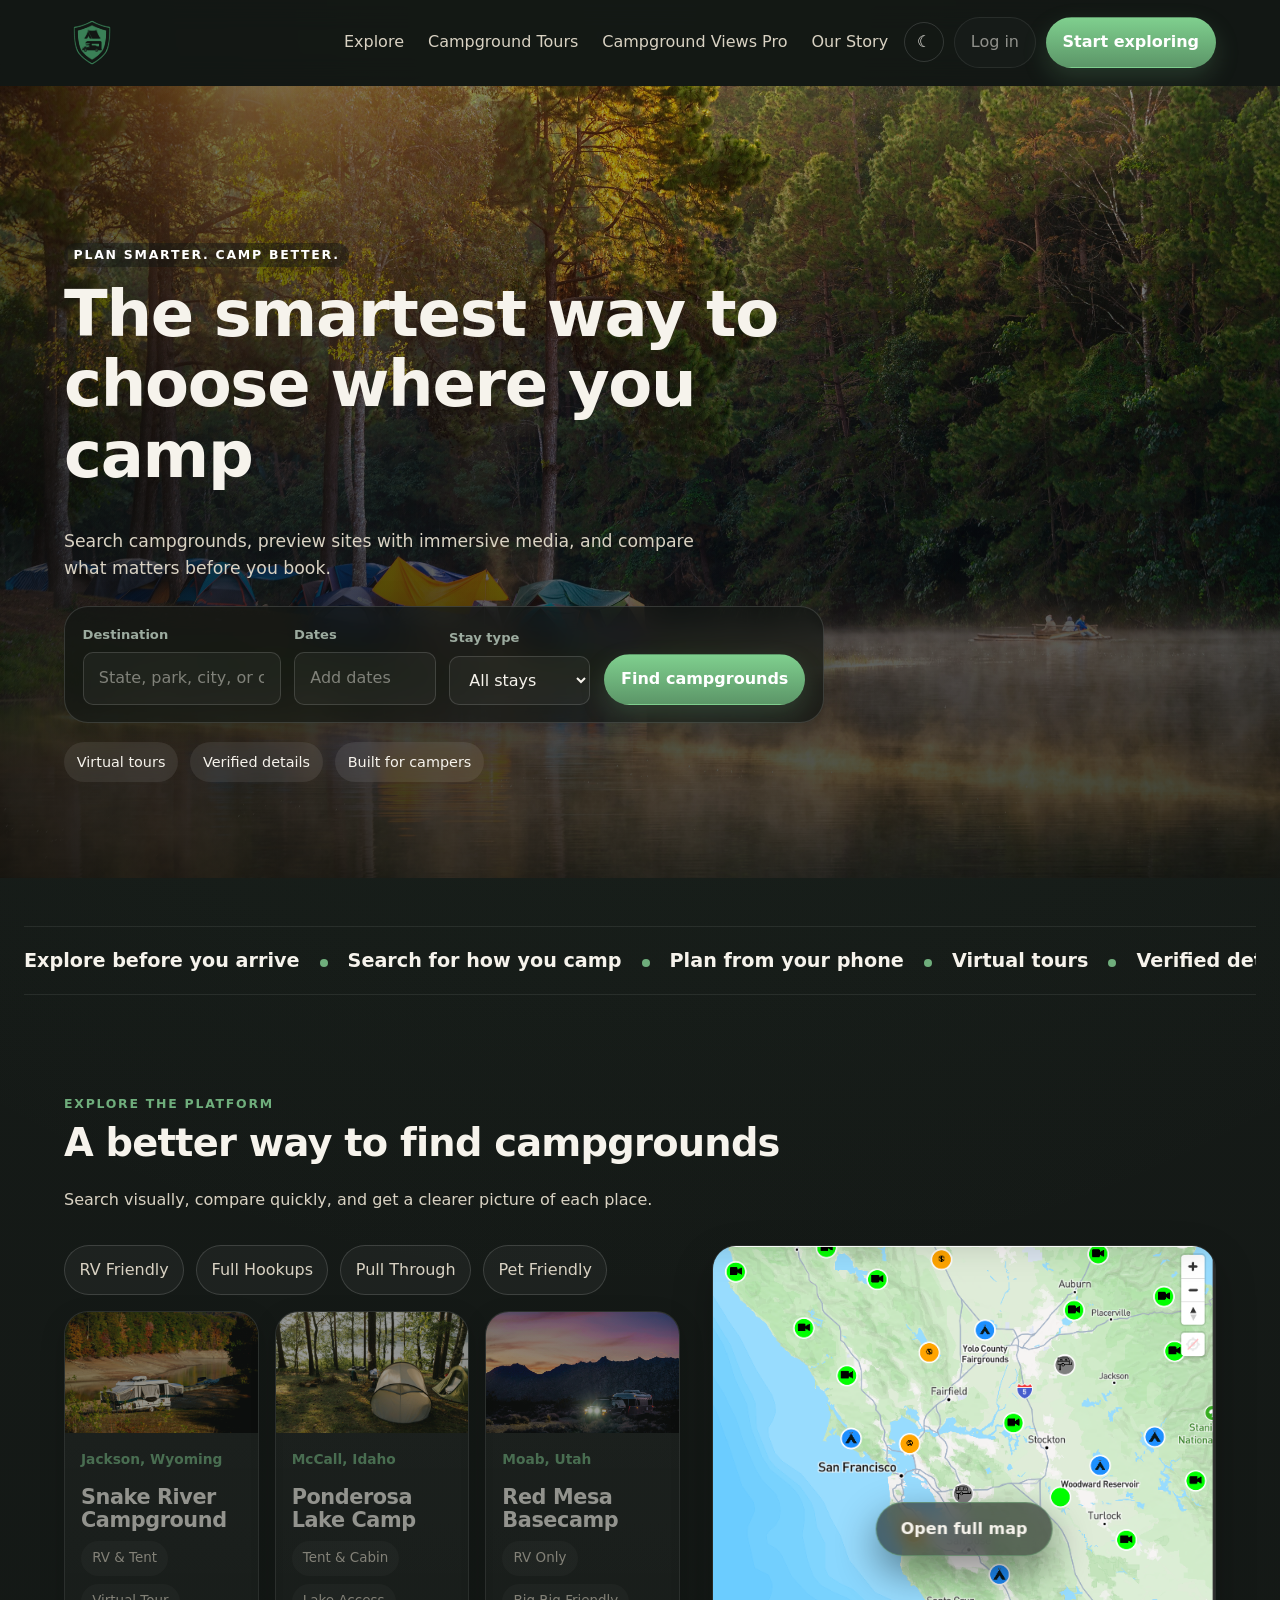
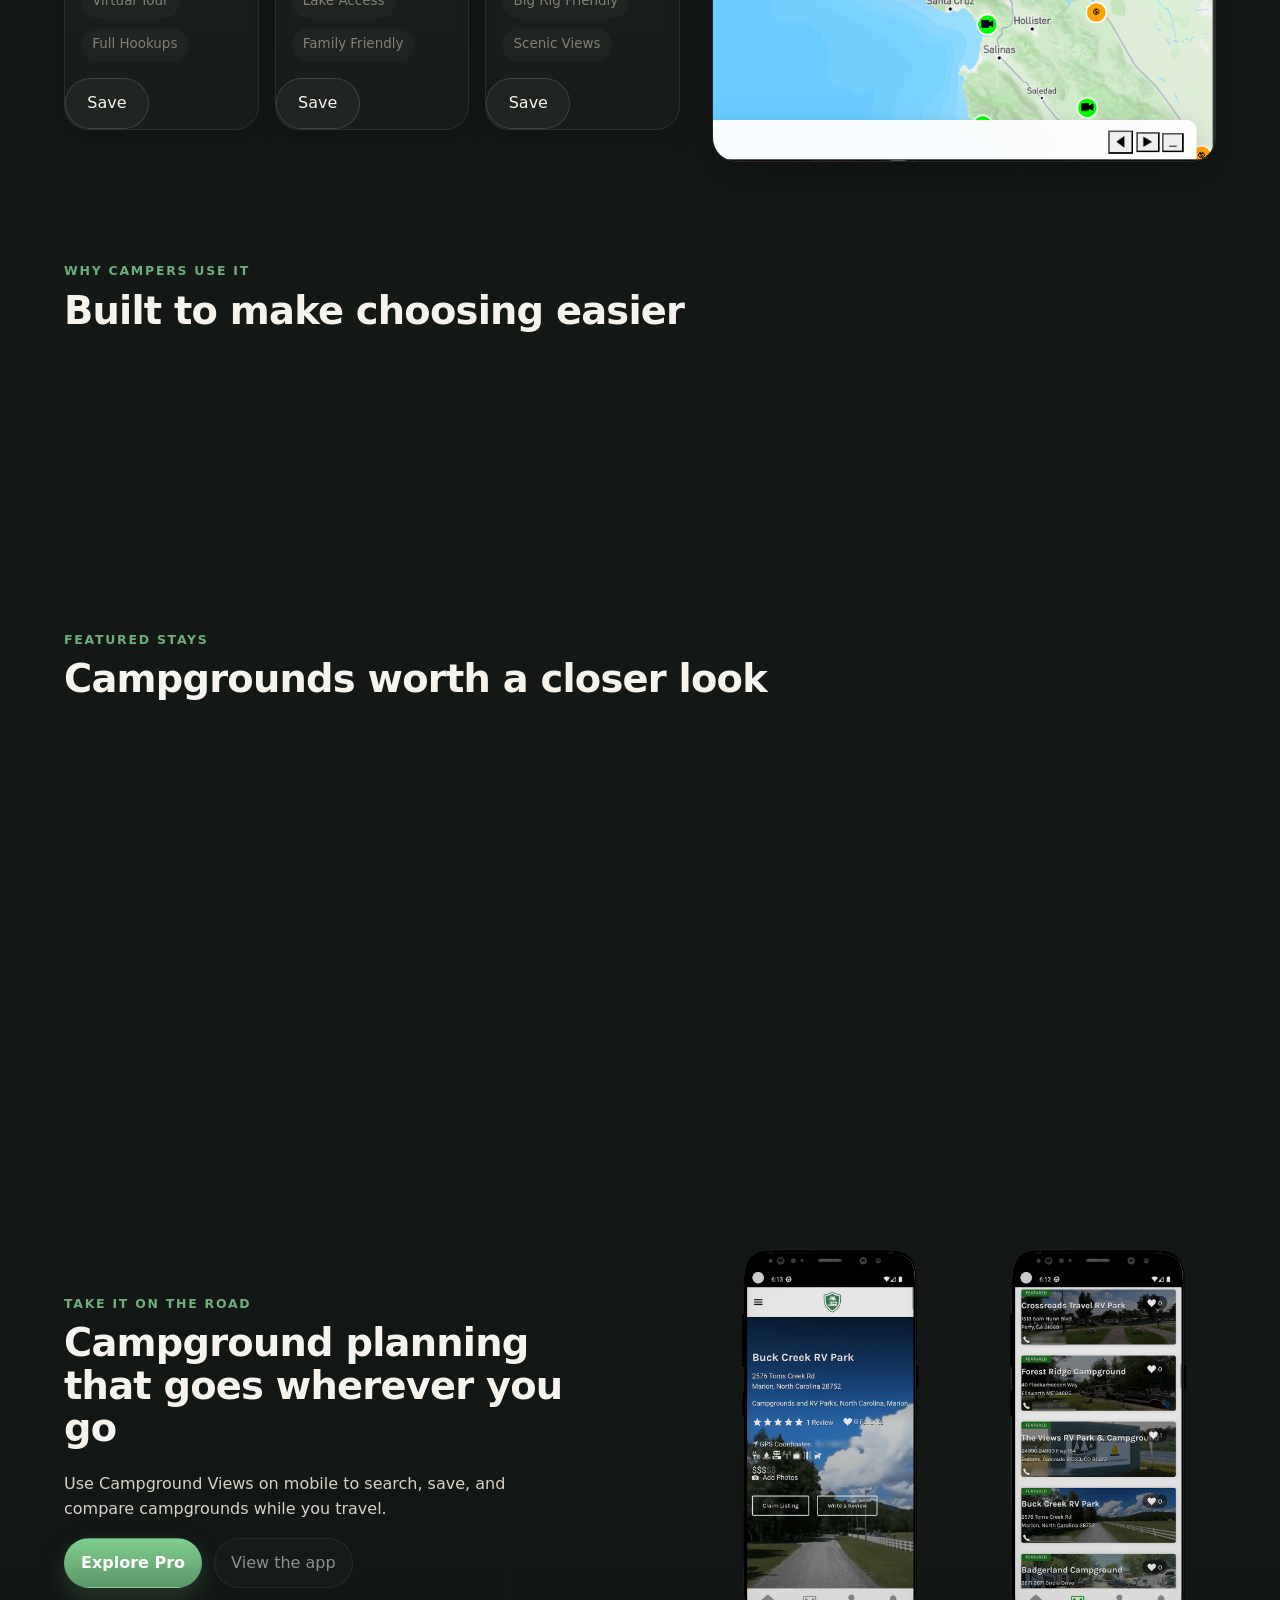
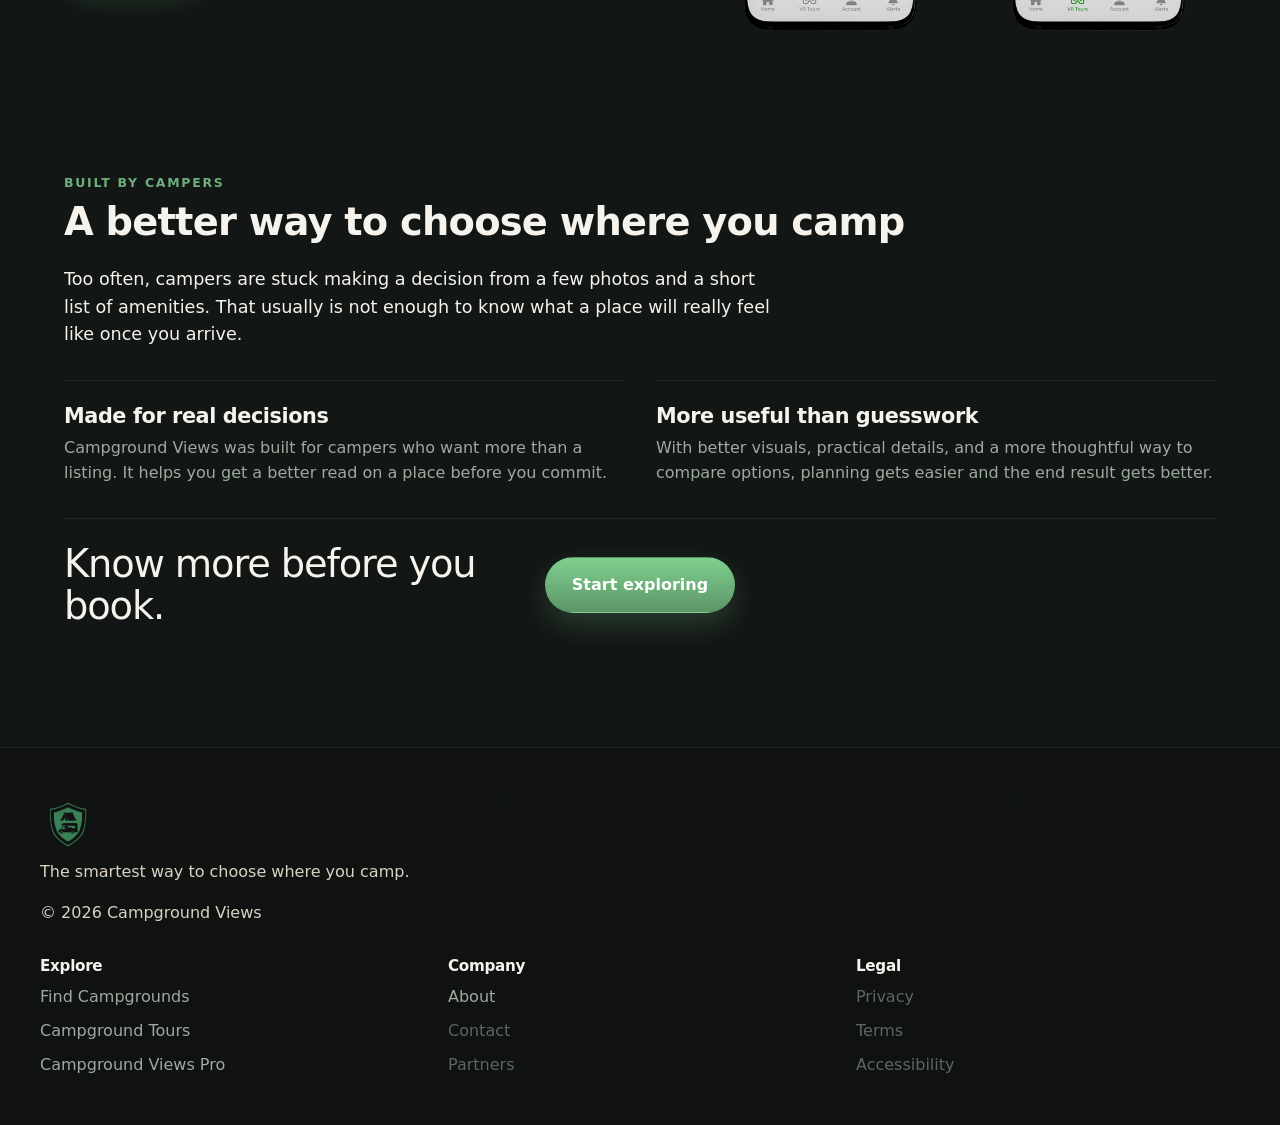
<file: index.html>
<!doctype html>
<html lang="en">
  <head>
    <meta charset="utf-8" />
    <meta name="viewport" content="width=device-width, initial-scale=1" />
    <title>Campground Views | The Smartest Way to Choose Where You Camp</title>
    <meta
      name="description"
      content="Find campgrounds with confidence. Explore immersive campground previews, compare amenities, and plan smarter camping trips with Campground Views."
    />
    <meta name="robots" content="index, follow" />
    <meta name="theme-color" content="#111513" />
    <meta
      property="og:title"
      content="Campground Views | The Smartest Way to Choose Where You Camp"
    />
    <meta
      property="og:description"
      content="Explore campgrounds before you go. Search, preview, and compare better camping stays."
    />
    <meta property="og:type" content="website" />
    <meta property="og:image" content="assets/images/og-home.jpg" />
    <meta name="twitter:card" content="summary_large_image" />
    <meta
      name="twitter:title"
      content="Campground Views | The Smartest Way to Choose Where You Camp"
    />
    <meta
      name="twitter:description"
      content="Search, preview, and compare campgrounds with confidence."
    />
    <meta name="twitter:image" content="assets/images/og-home.jpg" />
    <link rel="stylesheet" href="css/styles.css" />
  </head>
  <body>
    <a class="skip-link" href="#main-content">Skip to content</a>

    <header class="site-header" id="top">
      <div class="site-header__inner">
        <a class="site-logo" href="#top" aria-label="Campground Views home">
          <img
            src="assets/images/campground-logo.svg"
            alt="Campground Views logo"
            class="site-logo__image"
            width="180"
            height="56"
          />
        </a>

        <nav
          class="site-nav"
          id="mobile-nav"
          aria-label="Primary"
          data-mobile-nav
        >
          <ul class="site-nav__list">
            <li><a href="#explore">Explore</a></li>
            <li><a href="#tours">Campground Tours</a></li>
            <li><a href="#pro">Campground Views Pro</a></li>
            <li><a href="#story">Our Story</a></li>
            <li class="site-nav__mobile-auth">
              <a href="javascript:void(0)" aria-disabled="true">Log in</a>
            </li>
            <li class="site-nav__mobile-cta">
              <a class="button button--primary" href="#explore"
                >Start exploring</a
              >
            </li>
          </ul>
        </nav>

        <div class="site-header__actions">
          <button
            class="theme-toggle"
            aria-label="Toggle color theme"
            data-theme-toggle
          >
            <span class="theme-toggle__icon" aria-hidden="true">☾</span>
          </button>

          <a
            class="button button--ghost"
            href="javascript:void(0)"
            aria-disabled="true"
          >
            Log in
          </a>

          <a class="button button--primary" href="#explore">Start exploring</a>
        </div>

        <button
          class="mobile-nav-toggle"
          type="button"
          aria-expanded="false"
          aria-controls="mobile-nav"
          aria-label="Open menu"
          data-mobile-nav-toggle
        >
          <span></span>
          <span></span>
          <span></span>
        </button>
      </div>
    </header>

    <main id="main-content">
      <section class="hero" aria-labelledby="hero-title">
        <div class="hero__media">
          <img
            src="assets/images/hero-campground.jpg"
            alt="A scenic campground at sunrise with RV sites, trees, and mountain views"
            width="1600"
            height="900"
          />
        </div>

        <div class="hero__content">
          <p class="eyebrow">Plan smarter. Camp better.</p>
          <h1 id="hero-title">The smartest way to choose where you camp</h1>
          <p class="hero__text">
            Search campgrounds, preview sites with immersive media, and compare
            what matters before you book.
          </p>

          <form
            class="search-panel search-panel--hero"
            action="#explore"
            method="get"
            role="search"
            aria-label="Search campgrounds"
          >
            <div class="search-panel__field">
              <label for="destination">Destination</label>
              <input
                id="destination"
                name="destination"
                type="text"
                placeholder="State, park, city, or campground"
              />
            </div>

            <div class="search-panel__field">
              <label for="dates">Dates</label>
              <input
                id="dates"
                name="dates"
                type="text"
                placeholder="Add dates"
              />
            </div>

            <div class="search-panel__field">
              <label for="stay-type">Stay type</label>
              <select id="stay-type" name="stay-type">
                <option value="">All stays</option>
                <option value="rv">RV</option>
                <option value="tent">Tent</option>
                <option value="cabin">Cabin</option>
                <option value="glamping">Glamping</option>
              </select>
            </div>

            <div class="search-panel__action">
              <button class="button button--primary" type="submit">
                Find campgrounds
              </button>
            </div>
          </form>

          <ul class="hero__proof" aria-label="Key benefits">
            <li>Virtual tours</li>
            <li>Verified details</li>
            <li>Built for campers</li>
          </ul>
        </div>
      </section>

      <section class="value-strip" aria-label="Highlights">
        <div class="value-strip__viewport">
          <div class="value-strip__track">
            <span class="value-strip__item">Explore before you arrive</span>
            <span class="value-strip__divider" aria-hidden="true"></span>
            <span class="value-strip__item">Search for how you camp</span>
            <span class="value-strip__divider" aria-hidden="true"></span>
            <span class="value-strip__item">Plan from your phone</span>
            <span class="value-strip__divider" aria-hidden="true"></span>
            <span class="value-strip__item">Virtual tours</span>
            <span class="value-strip__divider" aria-hidden="true"></span>
            <span class="value-strip__item">Verified details</span>
            <span class="value-strip__divider" aria-hidden="true"></span>
            <span class="value-strip__item">Built for campers</span>

            <span class="value-strip__item" aria-hidden="true"
              >Explore before you arrive</span
            >
            <span class="value-strip__divider" aria-hidden="true"></span>
            <span class="value-strip__item" aria-hidden="true"
              >Search for how you camp</span
            >
            <span class="value-strip__divider" aria-hidden="true"></span>
            <span class="value-strip__item" aria-hidden="true"
              >Plan from your phone</span
            >
            <span class="value-strip__divider" aria-hidden="true"></span>
            <span class="value-strip__item" aria-hidden="true"
              >Virtual tours</span
            >
            <span class="value-strip__divider" aria-hidden="true"></span>
            <span class="value-strip__item" aria-hidden="true"
              >Verified details</span
            >
            <span class="value-strip__divider" aria-hidden="true"></span>
            <span class="value-strip__item" aria-hidden="true"
              >Built for campers</span
            >
          </div>
        </div>
      </section>

      <section
        class="map-preview"
        id="explore"
        aria-labelledby="map-preview-title"
      >
        <div class="section-heading">
          <p class="eyebrow">Explore the platform</p>
          <h2 id="map-preview-title">A better way to find campgrounds</h2>
          <p>
            Search visually, compare quickly, and get a clearer picture of each
            place.
          </p>
        </div>

        <div class="map-preview__layout">
          <div class="map-preview__panel" aria-label="Search preview">
            <div class="filter-row" aria-label="Popular filters">
              <button type="button">RV Friendly</button>
              <button type="button">Full Hookups</button>
              <button type="button">Pull Through</button>
              <button type="button">Pet Friendly</button>
            </div>

            <div class="camp-list">
              <article class="camp-card">
                <a
                  class="camp-card__link"
                  href="javascript:void(0)"
                  aria-disabled="true"
                >
                  <img
                    src="assets/images/camp-1.jpg"
                    alt="Riverfront RV campground with trees and wide gravel pads"
                    width="640"
                    height="420"
                  />
                  <div class="camp-card__body">
                    <p class="camp-card__location">Jackson, Wyoming</p>
                    <h3>Snake River Campground</h3>
                    <ul class="camp-card__meta" aria-label="Campground details">
                      <li>RV & Tent</li>
                      <li>Virtual Tour</li>
                      <li>Full Hookups</li>
                    </ul>
                  </div>
                </a>
                <button
                  class="save-button"
                  type="button"
                  aria-pressed="false"
                  data-save-button
                >
                  Save
                </button>
              </article>

              <article class="camp-card">
                <a
                  class="camp-card__link"
                  href="javascript:void(0)"
                  aria-disabled="true"
                >
                  <img
                    src="assets/images/camp-2.jpg"
                    alt="Wooded campground with tent sites near a lake"
                    width="640"
                    height="420"
                  />
                  <div class="camp-card__body">
                    <p class="camp-card__location">McCall, Idaho</p>
                    <h3>Ponderosa Lake Camp</h3>
                    <ul class="camp-card__meta" aria-label="Campground details">
                      <li>Tent & Cabin</li>
                      <li>Lake Access</li>
                      <li>Family Friendly</li>
                    </ul>
                  </div>
                </a>
                <button
                  class="save-button"
                  type="button"
                  aria-pressed="false"
                  data-save-button
                >
                  Save
                </button>
              </article>

              <article class="camp-card">
                <a
                  class="camp-card__link"
                  href="javascript:void(0)"
                  aria-disabled="true"
                >
                  <img
                    src="assets/images/camp-3.jpg"
                    alt="Desert campground with mountain views and spacious RV sites"
                    width="640"
                    height="420"
                  />
                  <div class="camp-card__body">
                    <p class="camp-card__location">Moab, Utah</p>
                    <h3>Red Mesa Basecamp</h3>
                    <ul class="camp-card__meta" aria-label="Campground details">
                      <li>RV Only</li>
                      <li>Big Rig Friendly</li>
                      <li>Scenic Views</li>
                    </ul>
                  </div>
                </a>
                <button
                  class="save-button"
                  type="button"
                  aria-pressed="false"
                  data-save-button
                >
                  Save
                </button>
              </article>
            </div>
          </div>

          <div class="map-preview__map" aria-label="Map preview">
            <div class="map-preview__inner">
              <img
                src="assets/images/map-preview.png"
                alt="Map preview showing campground locations across a region"
                width="900"
                height="900"
              />
              <button class="map-overlay-button" type="button">
                Open full map
              </button>
            </div>
          </div>
        </div>
      </section>

      <section class="feature-grid" aria-labelledby="feature-grid-title">
        <div class="section-heading">
          <p class="eyebrow">Why campers use it</p>
          <h2 id="feature-grid-title">Built to make choosing easier</h2>
        </div>

        <div class="feature-grid__items">
          <article class="feature-card">
            <h3>Virtual campground tours</h3>
            <p>
              Get a feel for roads, site spacing, trees, and terrain before you
              pull in.
            </p>
          </article>

          <article class="feature-card">
            <h3>Better campground details</h3>
            <p>
              See the essentials clearly, from hookups and shade to site access
              and layout.
            </p>
          </article>

          <article class="feature-card">
            <h3>Save and compare favorites</h3>
            <p>
              Keep your shortlist organized and revisit the best-fit campgrounds
              later.
            </p>
          </article>

          <article class="feature-card">
            <h3>Plan with more confidence</h3>
            <p>
              Use visual context and useful filters instead of guessing from
              limited listings.
            </p>
          </article>
        </div>
      </section>

      <section
        class="featured-camps"
        id="tours"
        aria-labelledby="featured-camps-title"
      >
        <div class="section-heading">
          <p class="eyebrow">Featured stays</p>
          <h2 id="featured-camps-title">Campgrounds worth a closer look</h2>
        </div>

        <div class="featured-camps__grid">
          <article class="featured-card">
            <a href="javascript:void(0)" aria-disabled="true">
              <img
                src="assets/images/featured-1.jpg"
                alt="Premium RV park with paved sites and mountain scenery"
                width="720"
                height="480"
              />
              <div class="featured-card__body">
                <p class="featured-card__location">Bozeman, Montana</p>
                <h3>Bridger Valley RV Resort</h3>
                <p>
                  Spacious sites, mountain views, and strong amenities for
                  longer stays.
                </p>
              </div>
            </a>
          </article>

          <article class="featured-card">
            <a href="javascript:void(0)" aria-disabled="true">
              <img
                src="assets/images/featured-2.jpg"
                alt="Quiet forest campground with a creek and shaded tent sites"
                width="720"
                height="480"
              />
              <div class="featured-card__body">
                <p class="featured-card__location">Bend, Oregon</p>
                <h3>Whisper Creek Campground</h3>
                <p>
                  A peaceful forest setting with easy trail access and creekside
                  sites.
                </p>
              </div>
            </a>
          </article>

          <article class="featured-card">
            <a href="javascript:void(0)" aria-disabled="true">
              <img
                src="assets/images/featured-3.jpg"
                alt="Sunset over a campground near the desert with RV hookups"
                width="720"
                height="480"
              />
              <div class="featured-card__body">
                <p class="featured-card__location">Sedona, Arizona</p>
                <h3>Canyon Edge Camp</h3>
                <p>
                  Desert scenery, easy access, and a strong base for scenic day
                  trips.
                </p>
              </div>
            </a>
          </article>
        </div>
      </section>

      <section class="app-promo" id="pro" aria-labelledby="app-promo-title">
        <div class="app-promo__content">
          <p class="eyebrow">Take it on the road</p>
          <h2 id="app-promo-title">
            Campground planning that goes wherever you go
          </h2>
          <p>
            Use Campground Views on mobile to search, save, and compare
            campgrounds while you travel.
          </p>
          <div class="app-promo__actions">
            <a class="button button--primary" href="#pro">Explore Pro</a>
            <a
              class="button button--ghost"
              href="javascript:void(0)"
              aria-disabled="true"
              >View the app</a
            >
          </div>
        </div>

        <div class="app-promo__media">
          <img
            src="assets/images/app-preview-1.png"
            alt="Campground Views app search screen"
            width="600"
            height="900"
          />
          <img
            src="assets/images/app-preview-2.png"
            alt="Campground Views app campground details screen"
            width="600"
            height="900"
          />
        </div>
      </section>

      <section class="story" id="story" aria-labelledby="story-title">
        <div class="story__inner">
          <p class="eyebrow">Built by campers</p>
          <h2 id="story-title">A better way to choose where you camp</h2>

          <p class="story__lead">
            Too often, campers are stuck making a decision from a few photos and
            a short list of amenities. That usually is not enough to know what a
            place will really feel like once you arrive.
          </p>

          <div class="story__points">
            <div class="story__point">
              <h3>Made for real decisions</h3>
              <p>
                Campground Views was built for campers who want more than a
                listing. It helps you get a better read on a place before you
                commit.
              </p>
            </div>

            <div class="story__point">
              <h3>More useful than guesswork</h3>
              <p>
                With better visuals, practical details, and a more thoughtful
                way to compare options, planning gets easier and the end result
                gets better.
              </p>
            </div>
          </div>

          <div class="story__closing">
            <p>Know more before you book.</p>
            <a href="#explore" class="button button--primary story__cta"
              >Start exploring</a
            >
          </div>
        </div>
      </section>
    </main>

    <footer class="site-footer">
      <div class="site-footer__inner">
        <div class="site-footer__brand">
          <a class="site-logo" href="#top" aria-label="Campground Views home">
            <img
              src="assets/images/campground-logo.svg"
              alt="Campground Views logo"
              class="site-logo__image"
              width="180"
              height="56"
            />
          </a>
          <p>The smartest way to choose where you camp.</p>
          <p>&copy; <span data-current-year></span> Campground Views</p>
        </div>

        <nav class="site-footer__nav" aria-label="Footer">
          <div>
            <h2>Explore</h2>
            <ul>
              <li><a href="#explore">Find Campgrounds</a></li>
              <li><a href="#tours">Campground Tours</a></li>
              <li><a href="#pro">Campground Views Pro</a></li>
            </ul>
          </div>

          <div>
            <h2>Company</h2>
            <ul>
              <li><a href="#story">About</a></li>
              <li>
                <a href="javascript:void(0)" aria-disabled="true">Contact</a>
              </li>
              <li>
                <a href="javascript:void(0)" aria-disabled="true">Partners</a>
              </li>
            </ul>
          </div>

          <div>
            <h2>Legal</h2>
            <ul>
              <li>
                <a href="javascript:void(0)" aria-disabled="true">Privacy</a>
              </li>
              <li>
                <a href="javascript:void(0)" aria-disabled="true">Terms</a>
              </li>
              <li>
                <a href="javascript:void(0)" aria-disabled="true"
                  >Accessibility</a
                >
              </li>
            </ul>
          </div>
        </nav>
      </div>
    </footer>

    <script src="js/main.js"></script>
  </body>
</html>
</file>
<file: css/styles.css>
/* =========================
   RESET
========================= */

*,
*::before,
*::after {
  box-sizing: border-box;
}

:root {
  --color-bg: #111513;
  --color-bg-elevated: #161b18;
  --color-surface: #1a1f1d;
  --color-surface-2: #212825;
  --color-border: rgba(255, 255, 255, 0.08);
  --color-border-strong: rgba(255, 255, 255, 0.14);
  --color-text: #f6f3ec;
  --color-muted: #9cab9f;
  --color-subtle: #d9d2c3;
  --color-accent: #6fae7c;
  --color-accent-dark: #5c9668;
  --color-success: #7fcf8e;

  --shadow-sm: 0 8px 24px rgba(0, 0, 0, 0.18);
  --shadow-md: 0 16px 40px rgba(0, 0, 0, 0.24);
  --shadow-lg: 0 24px 64px rgba(0, 0, 0, 0.34);

  --radius-sm: 10px;
  --radius-md: 16px;
  --radius-lg: 24px;
  --radius-pill: 999px;

  --space-2xs: 0.375rem;
  --space-xs: 0.5rem;
  --space-sm: 0.75rem;
  --space-md: 1rem;
  --space-lg: 1.5rem;
  --space-xl: 2rem;
  --space-2xl: 3rem;
  --space-3xl: 4.5rem;

  --max-width: 1200px;
  --header-height: 84px;

  --font-sans:
    Inter, system-ui, -apple-system, BlinkMacSystemFont, "Segoe UI", Roboto,
    sans-serif;
}

html[data-theme="light"] {
  --color-bg: #f7f4ed;
  --color-bg-elevated: #f1ede5;
  --color-surface: #ffffff;
  --color-surface-2: #f7f3ec;
  --color-border: rgba(17, 21, 19, 0.08);
  --color-border-strong: rgba(17, 21, 19, 0.14);
  --color-text: #111513;
  --color-muted: #56655c;
  --color-subtle: #3f4a43;
  --shadow-sm: 0 8px 24px rgba(17, 21, 19, 0.08);
  --shadow-md: 0 16px 40px rgba(17, 21, 19, 0.12);
  --shadow-lg: 0 24px 64px rgba(17, 21, 19, 0.18);
}

html {
  scroll-behavior: smooth;
}

body {
  margin: 0;
  font-family: var(--font-sans);
  background:
    radial-gradient(circle at top, rgba(111, 174, 124, 0.08), transparent 30%),
    linear-gradient(180deg, var(--color-bg-elevated) 0%, var(--color-bg) 100%);
  color: var(--color-text);
  line-height: 1.55;
  -webkit-font-smoothing: antialiased;
  text-rendering: optimizeLegibility;
  transition:
    background 0.25s ease,
    color 0.25s ease;
}

body.is-locked {
  overflow: hidden;
}

img,
video {
  max-width: 100%;
  display: block;
}

img {
  height: auto;
}

a {
  color: inherit;
  text-decoration: none;
}

button,
input,
select,
textarea {
  font: inherit;
}

button {
  color: inherit;
}

ul,
ol {
  margin: 0;
  padding: 0;
}

main {
  display: block;
}

section {
  padding: var(--space-2xl) var(--space-md);
}

section:first-of-type {
  padding-top: 0;
}

/* =========================
   BASE
========================= */

h1,
h2,
h3,
h4,
h5,
h6 {
  margin: 0 0 0.6em;
  line-height: 1.1;
  letter-spacing: -0.02em;
}

h1 {
  font-size: clamp(2.25rem, 5vw, 4.5rem);
}

h2 {
  font-size: clamp(1.6rem, 3vw, 2.5rem);
}

h3 {
  font-size: clamp(1.1rem, 2vw, 1.3rem);
}

p {
  margin: 0 0 1rem;
  color: var(--color-subtle);
}

strong {
  color: var(--color-text);
}

input,
select,
textarea {
  width: 100%;
  color: var(--color-text);
  background: rgba(255, 255, 255, 0.04);
  border: 1px solid var(--color-border-strong);
  border-radius: var(--radius-sm);
  padding: 0.8rem 0.95rem;
  outline: none;
  transition:
    border-color 0.2s ease,
    background 0.2s ease,
    box-shadow 0.2s ease;
}

html[data-theme="light"] input,
html[data-theme="light"] select,
html[data-theme="light"] textarea {
  background: rgba(17, 21, 19, 0.03);
}

input::placeholder,
textarea::placeholder {
  color: rgba(246, 243, 236, 0.45);
}

html[data-theme="light"] input::placeholder,
html[data-theme="light"] textarea::placeholder {
  color: rgba(17, 21, 19, 0.45);
}

input:focus,
select:focus,
textarea:focus {
  border-color: rgba(111, 174, 124, 0.75);
  box-shadow: 0 0 0 4px rgba(111, 174, 124, 0.14);
  background: rgba(255, 255, 255, 0.06);
}

label,
legend {
  display: block;
  font-size: 0.9rem;
  color: var(--color-text);
  margin-bottom: 0.45rem;
}

fieldset {
  border: 0;
  padding: 0;
  margin: 0;
}

/* =========================
   LAYOUT HELPERS
========================= */

.site-header__inner,
.site-footer__inner,
.value-strip__inner,
.map-preview,
.feature-grid,
.featured-camps,
.app-promo,
.story,
.page-hero__content,
.explore-layout,
.campground-page,
.pricing-hero,
.pricing-benefits,
.pricing-plans,
.pricing-faq {
  max-width: var(--max-width);
  margin: 0 auto;
}

.section-heading {
  max-width: 720px;
  margin-bottom: var(--space-xl);
}

.section-heading p:last-child {
  margin-bottom: 0;
}

.eyebrow {
  display: inline-block;
  margin-bottom: 0.75rem;
  font-size: 0.78rem;
  font-weight: 700;
  line-height: 1;
  letter-spacing: 0.14em;
  text-transform: uppercase;
  color: var(--color-accent);
}

/* HERO EYEBROW FIX */
.hero .eyebrow {
  color: #ffffff;
  background: rgba(17, 21, 19, 0.45);
  padding: 0.35rem 0.6rem;
  border-radius: 999px;
  display: inline-block;
}

.skip-link {
  position: absolute;
  top: -48px;
  left: 12px;
  z-index: 999;
  background: var(--color-accent);
  color: #0f1412;
  padding: 0.7rem 0.9rem;
  border-radius: var(--radius-sm);
  font-weight: 700;
}

.skip-link:focus {
  top: 12px;
}

/* =========================
   BUTTONS
========================= */

.button,
.save-button,
.filter-row button,
.filters-panel__header button,
.map-overlay-button {
  display: inline-flex;
  align-items: center;
  justify-content: center;
  min-height: 44px;
  padding: 0.75rem 1rem;
  border-radius: var(--radius-pill);
  border: 1px solid transparent;
  cursor: pointer;
  transition:
    background 0.2s ease,
    border-color 0.2s ease,
    color 0.2s ease,
    transform 0.2s ease,
    box-shadow 0.2s ease,
    opacity 0.2s ease;
}

.button:hover,
.save-button:hover,
.filter-row button:hover,
.filters-panel__header button:hover {
  transform: translateY(-1px);
}

.button:focus-visible,
.save-button:focus-visible,
.filter-row button:focus-visible,
.filters-panel__header button:focus-visible,
.mobile-nav-toggle:focus-visible,
.theme-toggle:focus-visible,
a:focus-visible,
input:focus-visible,
select:focus-visible,
.map-overlay-button:focus-visible {
  outline: 2px solid rgba(111, 174, 124, 0.9);
  outline-offset: 3px;
}

.button--primary {
  background: linear-gradient(180deg, #7fcf8e, #5c9668);
  color: #ffffff;
  font-weight: 700;
  box-shadow: 0 10px 24px rgba(111, 174, 124, 0.22);
}

.button--primary:hover {
  filter: brightness(1.03);
}

.button--ghost {
  background: rgba(255, 255, 255, 0.03);
  border-color: var(--color-border-strong);
  color: var(--color-text);
}

html[data-theme="light"] .button--ghost {
  background: rgba(17, 21, 19, 0.03);
}

.button--ghost:hover {
  border-color: rgba(255, 255, 255, 0.24);
  background: rgba(255, 255, 255, 0.05);
}

html[data-theme="light"] .button--ghost:hover {
  border-color: rgba(17, 21, 19, 0.18);
  background: rgba(17, 21, 19, 0.05);
}

html[data-theme="light"] .map-overlay-button {
  color: #ffffff;
  background: rgba(17, 21, 19, 0.55);
  border-color: rgba(111, 174, 124, 0.5);
}

.save-button {
  background: rgba(255, 255, 255, 0.03);
  border-color: var(--color-border-strong);
  color: var(--color-text);
  min-width: 84px;
  align-self: flex-start;
}

html[data-theme="light"] .save-button {
  background: rgba(17, 21, 19, 0.03);
}

.save-button.is-saved,
.filter-row button.is-active {
  background: var(--color-accent);
  color: #ffffff;
  border-color: var(--color-accent);
}

a[aria-disabled="true"] {
  opacity: 0.55;
  cursor: not-allowed;
  pointer-events: none;
}

/* =========================
   HEADER
========================= */

.site-header {
  position: sticky;
  top: 0;
  z-index: 100;
  min-height: var(--header-height);
  background: rgba(17, 21, 19, 0.78);
  backdrop-filter: blur(14px);
  border-bottom: 1px solid transparent;
  transition:
    background 0.2s ease,
    border-color 0.2s ease,
    box-shadow 0.2s ease,
    transform 0.3s ease,
    opacity 0.3s ease;
}

html[data-theme="light"] .site-header {
  background: rgba(247, 244, 237, 0.82);
}

.site-header.is-scrolled {
  background: rgba(17, 21, 19, 0.95);
  border-bottom-color: var(--color-border);
  box-shadow: 0 8px 22px rgba(0, 0, 0, 0.16);
}

html[data-theme="light"] .site-header.is-scrolled {
  background: rgba(247, 244, 237, 0.96);
  box-shadow: 0 8px 22px rgba(17, 21, 19, 0.08);
}

.site-header__inner {
  position: relative;
  display: flex;
  align-items: center;
  justify-content: space-between;
  gap: 1rem;
  min-height: var(--header-height);
  padding: 0.9rem var(--space-md);
}

.site-logo {
  display: inline-flex;
  align-items: center;
  gap: 0.65rem;
  font-weight: 800;
  letter-spacing: -0.02em;
  flex-shrink: 0;
}

.site-logo__image {
  display: block;
  height: 56px;
  width: auto;
}

.site-nav {
  margin-left: auto;
}

.site-nav__list {
  display: none;
  align-items: center;
  gap: 1.5rem;
  list-style: none;
}

.site-nav__list a {
  color: var(--color-subtle);
  font-weight: 500;
  transition: color 0.2s ease;
}

.site-nav__list a:hover,
.site-nav__list a[aria-current="page"] {
  color: var(--color-text);
}

.site-nav__mobile-auth,
.site-nav__mobile-cta {
  display: none;
}

.site-header__actions {
  display: flex;
  align-items: center;
  gap: 0.6rem;
  flex-shrink: 0;
}

.theme-toggle {
  width: 40px;
  height: 40px;
  border-radius: 999px;
  border: 1px solid var(--color-border-strong);
  background: transparent;
  display: inline-flex;
  align-items: center;
  justify-content: center;
  color: var(--color-text);
  cursor: pointer;
  transition:
    background 0.2s ease,
    border-color 0.2s ease,
    transform 0.2s ease,
    box-shadow 0.2s ease;
}

.theme-toggle:hover {
  background: rgba(255, 255, 255, 0.06);
  transform: translateY(-1px);
  box-shadow: 0 6px 18px rgba(0, 0, 0, 0.18);
}

html[data-theme="light"] .theme-toggle:hover {
  background: rgba(17, 21, 19, 0.05);
  box-shadow: 0 6px 18px rgba(17, 21, 19, 0.1);
}

.theme-toggle__icon {
  display: inline-block;
  font-size: 1rem;
  line-height: 1;
}

.mobile-nav-toggle {
  display: none;
  flex-direction: column;
  justify-content: center;
  gap: 4px;
  width: 44px;
  height: 44px;
  padding: 0;
  margin: 0;
  border: 0;
  background: transparent;
  box-shadow: none;
  cursor: pointer;
  z-index: 220;
}

.mobile-nav-toggle span {
  display: block;
  width: 22px;
  height: 2px;
  margin: 0 auto;
  background: var(--color-text);
  border-radius: 999px;
  transition:
    transform 0.22s ease,
    opacity 0.22s ease;
  transform-origin: center;
}

.mobile-nav-toggle.is-active span:nth-child(1) {
  transform: translateY(6px) rotate(45deg);
}

.mobile-nav-toggle.is-active span:nth-child(2) {
  opacity: 0;
}

.mobile-nav-toggle.is-active span:nth-child(3) {
  transform: translateY(-6px) rotate(-45deg);
}

/* =========================
   HERO
========================= */

.hero {
  position: relative;
  min-height: clamp(620px, 88vh, 860px);
  padding: 0;
  overflow: hidden;
}

.hero__media {
  position: absolute;
  inset: 0;
}

.hero__media::after {
  content: "";
  position: absolute;
  inset: 0;
  background:
    linear-gradient(
      180deg,
      rgba(10, 12, 11, 0.12) 0%,
      rgba(10, 12, 11, 0.68) 100%
    ),
    linear-gradient(
      90deg,
      rgba(10, 12, 11, 0.62) 0%,
      rgba(10, 12, 11, 0.2) 55%,
      rgba(10, 12, 11, 0.4) 100%
    );
}

html[data-theme="light"] .hero__media::after {
  background:
    linear-gradient(
      180deg,
      rgba(255, 255, 255, 0.04) 0%,
      rgba(17, 21, 19, 0.42) 100%
    ),
    linear-gradient(
      90deg,
      rgba(17, 21, 19, 0.28) 0%,
      rgba(17, 21, 19, 0.06) 55%,
      rgba(17, 21, 19, 0.22) 100%
    );
}

.hero__media img {
  width: 100%;
  height: 100%;
  object-fit: cover;
}

.hero__content {
  position: relative;
  z-index: 1;
  max-width: var(--max-width);
  margin: 0 auto;
  padding: calc(var(--header-height) + 3rem) var(--space-md) var(--space-2xl);
}

.hero__content > * {
  max-width: 760px;
}

.hero__text {
  max-width: 640px;
  font-size: 1.08rem;
}

html[data-theme="light"] .hero h1,
html[data-theme="light"] .hero__text,
html[data-theme="light"] .hero__proof li {
  color: #ffffff;
}

html[data-theme="light"] .hero__text {
  color: rgba(255, 255, 255, 0.92);
}

html[data-theme="light"] .hero__proof li {
  background: rgba(17, 21, 19, 0.28);
}
.hero__proof {
  display: flex;
  flex-wrap: wrap;
  gap: 0.75rem;
  list-style: none;
  margin-top: 1.2rem;
}

.hero__proof li {
  padding: 0.55rem 0.8rem;
  border-radius: var(--radius-pill);
  background: rgba(255, 255, 255, 0.08);
  color: var(--color-text);
  font-size: 0.9rem;
  backdrop-filter: blur(8px);
}

/* =========================
   SEARCH PANEL
========================= */

.search-panel {
  display: grid;
  gap: 0.85rem;
  padding: 1rem;
  margin-top: 1.5rem;
  border: 1px solid var(--color-border-strong);
  border-radius: var(--radius-lg);
  background: rgba(17, 21, 19, 0.72);
  backdrop-filter: blur(14px);
  box-shadow: var(--shadow-md);
}

html[data-theme="light"] .search-panel {
  background: rgba(255, 255, 255, 0.72);
}

.search-panel__field label {
  font-size: 0.82rem;
  font-weight: 600;
  color: var(--color-muted);
}

.search-panel__action {
  display: flex;
  align-items: end;
}

/* =========================
   VALUE STRIP
========================= */

.value-strip {
  overflow: hidden;
  width: 100%;
}

.value-strip__viewport {
  overflow: hidden;
  width: 100%;
  padding: 1rem 0;
  border-top: 1px solid var(--color-border);
  border-bottom: 1px solid var(--color-border);
}

.value-strip__track {
  display: flex;
  align-items: center;
  gap: 0.9rem;
  width: max-content;
  min-width: 200%;
  white-space: nowrap;
  will-change: transform;
  animation: marquee 14s linear infinite;
}

.value-strip__item {
  flex: 0 0 auto;
  display: inline-flex;
  align-items: center;
  font-size: 0.95rem;
  font-weight: 600;
  line-height: 1;
  color: var(--color-text);
}

.value-strip__divider {
  flex: 0 0 auto;
  width: 6px;
  height: 6px;
  border-radius: 999px;
  background: var(--color-accent);
  position: relative;
  top: 2px;
}

@keyframes marquee {
  from {
    transform: translate3d(0, 0, 0);
  }
  to {
    transform: translate3d(-50%, 0, 0);
  }
}

/* desktop */
@media (min-width: 768px) {
  .value-strip__viewport {
    padding: 1.5rem 0;
  }

  .value-strip__track {
    gap: 1.25rem;
    animation-duration: 22s;
  }

  .value-strip__item {
    font-size: 1.2rem;
  }

  .value-strip__divider {
    width: 8px;
    height: 8px;
    top: 2px;
  }
}

/* =========================
   MAP PREVIEW / LISTS
========================= */

.map-preview {
  padding: var(--space-2xl) var(--space-md);
}

.map-preview__layout {
  display: grid;
  gap: var(--space-xl);
  align-items: start;
}

.map-preview__panel,
.map-preview__map,
.results-map {
  min-width: 0;
}

.map-preview__map img,
.results-map img {
  width: 100%;
  border-radius: var(--radius-lg);
  border: 1px solid var(--color-border);
  box-shadow: var(--shadow-md);
}

.map-preview__inner,
.results-map__inner {
  position: relative;
}

.map-overlay-button {
  position: absolute;
  top: 55%;
  left: 50%;
  transform: translate(-50%, -50%);
  padding: 0.85rem 1.5rem;
  border-radius: 999px;
  background: rgba(17, 21, 19, 0.6);
  backdrop-filter: blur(10px);
  border: 1px solid rgba(111, 174, 124, 0.5);
  color: var(--color-text);
  font-weight: 600;
  box-shadow: 0 16px 40px rgba(0, 0, 0, 0.45);
}

.map-overlay-button:hover {
  background: rgba(17, 21, 19, 0.78);
  transform: translate(-50%, -50%) scale(1.05);
}

.filter-row {
  display: flex;
  flex-wrap: wrap;
  gap: 0.75rem;
  margin-bottom: 1rem;
}

.filter-row button {
  background: rgba(255, 255, 255, 0.04);
  border-color: var(--color-border-strong);
  color: var(--color-subtle);
  padding-inline: 0.9rem;
  min-height: 40px;
}

html[data-theme="light"] .filter-row button {
  background: rgba(17, 21, 19, 0.03);
}

.camp-list,
.results-list,
.feature-grid__items,
.featured-camps__grid,
.gallery-grid,
.highlights-grid,
.benefits-grid,
.plans-grid,
.faq-list,
.tag-list {
  display: grid;
  gap: 1rem;
}

.camp-card,
.result-card,
.feature-card,
.featured-card,
.detail-card,
.benefit-card,
.plan-card,
.faq-item {
  background: linear-gradient(
    180deg,
    rgba(255, 255, 255, 0.035),
    rgba(255, 255, 255, 0.02)
  );
  border: 1px solid var(--color-border);
  border-radius: var(--radius-lg);
  box-shadow: var(--shadow-sm);
}

html[data-theme="light"] .camp-card,
html[data-theme="light"] .result-card,
html[data-theme="light"] .feature-card,
html[data-theme="light"] .featured-card,
html[data-theme="light"] .detail-card,
html[data-theme="light"] .benefit-card,
html[data-theme="light"] .plan-card,
html[data-theme="light"] .faq-item {
  background: linear-gradient(
    180deg,
    rgba(255, 255, 255, 0.96),
    rgba(247, 243, 236, 0.96)
  );
}

.camp-card,
.result-card,
.featured-card {
  overflow: hidden;
  transition:
    transform 0.22s ease,
    border-color 0.22s ease,
    box-shadow 0.22s ease;
}

.camp-card:hover,
.result-card:hover,
.featured-card:hover {
  transform: translateY(-4px);
  border-color: rgba(255, 255, 255, 0.14);
  box-shadow: var(--shadow-md);
}

.camp-card.is-focused,
.result-card.is-focused,
.featured-card.is-focused {
  outline: 2px solid rgba(111, 174, 124, 0.8);
  outline-offset: 3px;
}

.camp-card img,
.result-card img,
.featured-card img {
  width: 100%;
  aspect-ratio: 16 / 10;
  object-fit: cover;
}

.camp-card__body,
.result-card__body,
.featured-card__body,
.feature-card,
.detail-card,
.benefit-card,
.plan-card,
.faq-item {
  padding: 1rem;
}

.camp-card__link,
.result-card__link,
.featured-card a {
  display: block;
}

.camp-card__location,
.result-card__location,
.featured-card__location,
.campground-hero__location,
.result-card__badge,
.plan-card__label {
  font-size: 0.86rem;
  font-weight: 600;
  color: var(--color-accent);
}

.camp-card h3,
.result-card h2,
.featured-card h3 {
  margin-top: 0.2rem;
  margin-bottom: 0.6rem;
}

.camp-card__meta,
.result-card__meta,
.campground-hero__meta,
.tag-list {
  display: flex;
  flex-wrap: wrap;
  gap: 0.55rem;
  list-style: none;
}

.camp-card__meta li,
.result-card__meta li,
.campground-hero__meta li,
.tag-list li {
  padding: 0.42rem 0.7rem;
  border-radius: var(--radius-pill);
  background: rgba(255, 255, 255, 0.05);
  color: var(--color-subtle);
  font-size: 0.84rem;
}

html[data-theme="light"] .camp-card__meta li,
html[data-theme="light"] .result-card__meta li,
html[data-theme="light"] .campground-hero__meta li,
html[data-theme="light"] .tag-list li {
  background: rgba(17, 21, 19, 0.05);
}

.result-card__top {
  display: flex;
  align-items: center;
  justify-content: space-between;
  gap: 0.75rem;
  margin: 0.85rem 0 0.4rem;
}

.result-card__summary,
.featured-card p {
  color: var(--color-muted);
}

.feature-card p,
.benefit-card p,
.faq-item p,
.plan-card li,
.detail-card p {
  margin-bottom: 0;
  color: var(--color-muted);
}

/* =========================
   FEATURE GRID / FEATURED / APP / STORY
========================= */

.feature-grid,
.featured-camps,
.app-promo,
.story,
.pricing-benefits,
.pricing-plans,
.pricing-faq {
  padding: var(--space-2xl) var(--space-md);
}

.app-promo {
  display: grid;
  grid-template-columns: 1fr auto;
  align-items: center;
  gap: 1.5rem;
}

.app-promo__content {
  max-width: 500px;
}

.app-promo__actions,
.pricing-hero__actions,
.campground-hero__actions,
.detail-card__actions {
  display: flex;
  flex-wrap: wrap;
  gap: 0.75rem;
}

.app-promo__media {
  display: flex;
  justify-content: flex-end;
  align-items: center;
  gap: 0.75rem;
}

.app-promo__media img,
.pricing-hero__media img {
  border: none;
  border-radius: 0;
  box-shadow: none;
  background: none;
}

.app-promo__media img {
  max-height: 280px;
  width: auto;
}

.app-promo__media img:nth-child(2) {
  display: none;
}

.story {
  padding: var(--space-3xl) var(--space-md);
}

.story__inner {
  width: 100%;
  max-width: var(--max-width);
  margin: 0 auto;
}

.story__lead {
  max-width: 720px;
  font-size: 1.1rem;
  color: var(--color-text);
  margin-bottom: 2rem;
}

.story__points {
  display: grid;
  gap: 1rem;
  margin-bottom: 2rem;
}

.story__point {
  padding: 1.25rem 0;
  border-top: 1px solid var(--color-border);
}

.story__point h3 {
  margin-bottom: 0.5rem;
}

.story__point p {
  margin-bottom: 0;
  color: var(--color-muted);
  max-width: 620px;
}

.story__closing {
  display: grid;
  grid-template-columns: 1fr auto 1fr;
  align-items: center;
  column-gap: 1rem;
  padding-top: 1.5rem;
  border-top: 1px solid var(--color-border);
}

.story__closing p {
  grid-column: 1;
  justify-self: start;
  margin: 0;
  font-size: clamp(1.5rem, 3vw, 2.4rem);
  line-height: 1.1;
  letter-spacing: -0.03em;
  color: var(--color-text);
}

.story__cta {
  grid-column: 2;
  justify-self: center;
  padding: 0.9rem 1.6rem;
  box-shadow: 0 12px 30px rgba(111, 174, 124, 0.25);
}

/* =========================
   PAGE HERO
========================= */

.page-hero,
.pricing-hero {
  padding: var(--space-2xl) var(--space-md);
}

.page-hero--compact {
  padding-top: calc(var(--header-height) + 1.5rem);
}

.page-hero__content {
  max-width: 760px;
}

/* =========================
   EXPLORE
========================= */

.filters-toggle {
  margin: 0 auto 1rem;
  width: calc(100% - 2rem);
  max-width: var(--max-width);
}

.explore-layout {
  display: grid;
  gap: var(--space-xl);
  padding: 0 var(--space-md) var(--space-2xl);
  align-items: start;
}

.filters-panel {
  background: rgba(255, 255, 255, 0.03);
  border: 1px solid var(--color-border);
  border-radius: var(--radius-lg);
  padding: 1rem;
  box-shadow: var(--shadow-sm);
}

html[data-theme="light"] .filters-panel {
  background: rgba(255, 255, 255, 0.75);
}

.filters-panel__header {
  display: flex;
  align-items: center;
  justify-content: space-between;
  gap: 1rem;
  margin-bottom: 1rem;
}

.filters-panel__header h2 {
  font-size: 1.2rem;
  margin-bottom: 0;
}

.filters-panel__header button {
  min-height: 36px;
  padding: 0.55rem 0.8rem;
  background: transparent;
  border-color: var(--color-border-strong);
}

.form-group + .form-group,
.form-group + fieldset,
fieldset + fieldset,
fieldset + .button {
  margin-top: 1rem;
}

.form-group label,
fieldset label {
  color: var(--color-subtle);
}

fieldset label {
  display: flex;
  align-items: center;
  gap: 0.55rem;
  margin-bottom: 0.55rem;
  font-size: 0.95rem;
}

fieldset input[type="checkbox"] {
  width: auto;
  margin: 0;
  accent-color: var(--color-accent);
}

.results-panel {
  min-width: 0;
}

.results-panel__toolbar {
  display: flex;
  flex-wrap: wrap;
  align-items: center;
  justify-content: space-between;
  gap: 1rem;
  margin-bottom: 1rem;
}

.results-count {
  margin-bottom: 0;
}

.results-toolbar__actions {
  display: flex;
  align-items: center;
  gap: 0.65rem;
}

.results-toolbar__actions label {
  margin-bottom: 0;
  white-space: nowrap;
}

.results-toolbar__actions select {
  width: auto;
  min-width: 180px;
}

.results-layout {
  display: grid;
  gap: var(--space-xl);
  align-items: start;
}

/* =========================
   CAMPGROUND PAGE
========================= */

.campground-page {
  padding: 0 var(--space-md) var(--space-2xl);
}

.campground-hero {
  display: grid;
  gap: var(--space-xl);
  padding-top: 1.5rem;
}

.campground-hero__media img {
  width: 100%;
  max-height: 560px;
  object-fit: cover;
  border-radius: var(--radius-lg);
  border: 1px solid var(--color-border);
  box-shadow: var(--shadow-md);
}

.campground-hero__content {
  max-width: 860px;
}

.campground-layout {
  display: grid;
  gap: var(--space-xl);
  margin-top: var(--space-2xl);
  align-items: start;
}

.campground-main {
  display: grid;
  gap: var(--space-xl);
}

.campground-main section {
  padding: 0;
}

.video-shell {
  overflow: hidden;
  border: 1px solid var(--color-border);
  border-radius: var(--radius-lg);
  background: #0b0d0c;
  box-shadow: var(--shadow-md);
}

.video-shell video {
  width: 100%;
}

.gallery-grid img {
  width: 100%;
  aspect-ratio: 4 / 3;
  object-fit: cover;
  border-radius: var(--radius-md);
  border: 1px solid var(--color-border);
}

.highlights-grid article {
  padding: 1rem;
  border-radius: var(--radius-md);
  border: 1px solid var(--color-border);
  background: rgba(255, 255, 255, 0.02);
}

.campground-sidebar {
  display: grid;
  gap: 1rem;
}

.details-list {
  display: grid;
  gap: 0.85rem;
}

.details-list div {
  display: grid;
  gap: 0.15rem;
}

.details-list dt {
  font-size: 0.85rem;
  color: var(--color-muted);
}

.details-list dd {
  margin: 0;
  color: var(--color-text);
}

.detail-card img {
  width: 100%;
  border-radius: var(--radius-md);
  border: 1px solid var(--color-border);
}

/* =========================
   PRO PAGE
========================= */

.pricing-hero {
  display: grid;
  gap: var(--space-xl);
  align-items: center;
  padding-top: calc(var(--header-height) + 1.5rem);
}

.benefit-card,
.plan-card,
.faq-item {
  padding: 1.2rem;
}

.plan-card {
  position: relative;
}

.plan-card__price {
  display: flex;
  align-items: baseline;
  gap: 0.2rem;
  font-size: 2rem;
  font-weight: 800;
  color: var(--color-text);
  margin-bottom: 1rem;
}

.plan-card__price span {
  font-size: 1rem;
  font-weight: 600;
  color: var(--color-muted);
}

.plan-card ul {
  list-style: none;
  display: grid;
  gap: 0.65rem;
  margin-bottom: 1.2rem;
}

.plan-card li {
  position: relative;
  padding-left: 1rem;
}

.plan-card li::before {
  content: "";
  position: absolute;
  top: 0.55rem;
  left: 0;
  width: 6px;
  height: 6px;
  border-radius: 999px;
  background: var(--color-accent);
}

.plan-card--featured {
  border-color: rgba(111, 174, 124, 0.45);
  box-shadow: 0 18px 40px rgba(111, 174, 124, 0.08);
}

.plan-card__label {
  display: inline-flex;
  margin-bottom: 0.7rem;
  padding: 0.38rem 0.7rem;
  border-radius: var(--radius-pill);
  background: rgba(111, 174, 124, 0.12);
}

/* =========================
   FOOTER
========================= */

.site-footer {
  margin-top: var(--space-2xl);
  padding: var(--space-2xl) var(--space-md);
  border-top: 1px solid var(--color-border);
  background: rgba(0, 0, 0, 0.12);
}

html[data-theme="light"] .site-footer {
  background: rgba(17, 21, 19, 0.03);
}

.site-footer__inner {
  display: grid;
  gap: var(--space-xl);
}

.site-footer__brand p:last-child {
  margin-bottom: 0;
}

.site-footer__nav {
  display: grid;
  gap: 1.5rem;
}

.site-footer__nav h2 {
  font-size: 0.95rem;
  margin-bottom: 0.7rem;
}

.site-footer__nav ul {
  list-style: none;
  display: grid;
  gap: 0.55rem;
}

.site-footer__nav a {
  color: var(--color-muted);
  transition: color 0.2s ease;
}

.site-footer__nav a:hover {
  color: var(--color-text);
}

/* =========================
   REVEAL STATES
========================= */

.will-reveal {
  opacity: 0;
  transform: translateY(16px);
  transition:
    opacity 0.55s ease,
    transform 0.55s ease;
}

.will-reveal.is-visible {
  opacity: 1;
  transform: translateY(0);
}

/* =========================
   DESKTOP HEADER
========================= */

@media (min-width: 768px) {
  .site-nav__list {
    display: flex;
  }

  .site-header__actions .button--primary {
    display: inline-flex;
  }

  .mobile-nav-toggle {
    display: none;
  }

  .search-panel {
    grid-template-columns: 1.4fr 1fr 1fr auto;
    align-items: end;
  }

  .feature-grid__items,
  .benefits-grid {
    grid-template-columns: repeat(2, minmax(0, 1fr));
  }

  .featured-camps__grid,
  .gallery-grid,
  .highlights-grid,
  .plans-grid,
  .faq-list {
    grid-template-columns: repeat(2, minmax(0, 1fr));
  }

  .map-preview__layout,
  .pricing-hero {
    grid-template-columns: minmax(0, 1.1fr) minmax(0, 0.9fr);
  }

  .explore-layout {
    grid-template-columns: 300px minmax(0, 1fr);
  }

  .results-layout {
    grid-template-columns: minmax(0, 1.15fr) minmax(300px, 0.85fr);
  }

  .campground-hero {
    grid-template-columns: minmax(0, 1.1fr) minmax(0, 0.9fr);
    align-items: end;
  }

  .campground-layout {
    grid-template-columns: minmax(0, 1.45fr) minmax(300px, 0.8fr);
  }

  .site-footer__nav {
    grid-template-columns: repeat(3, minmax(0, 1fr));
  }

  .app-promo__media {
    gap: 2rem;
  }

  .app-promo__media img {
    max-height: 420px;
  }

  .app-promo__media img:nth-child(2) {
    display: block;
  }

  .story__points {
    grid-template-columns: repeat(2, minmax(0, 1fr));
    gap: 2rem;
  }

  .story__point {
    padding: 1.5rem 0 0;
  }
}

/* =========================
   MOBILE HEADER / NAV
========================= */

@media (max-width: 767px) {
  .site-header {
    transform: none !important;
    opacity: 1 !important;
  }

  .site-header__inner {
    display: grid;
    grid-template-columns: auto 1fr auto auto;
    align-items: center;
    min-height: var(--header-height);
    column-gap: 0.5rem;
  }

  .site-logo {
    grid-column: 1;
    align-self: center;
  }

  .site-nav {
    margin-left: 0;
  }

  .site-header__actions {
    grid-column: 3;
    display: flex;
    align-items: center;
    justify-self: end;
    gap: 0.5rem;
  }

  .site-header__actions .button--ghost,
  .site-header__actions .button--primary {
    display: none;
  }

  .theme-toggle {
    width: 36px;
    height: 36px;
    margin: 0;
  }

  .mobile-nav-toggle {
    grid-column: 4;
    display: inline-flex;
    align-self: center;
    justify-self: end;
    width: 44px;
    height: 44px;
    margin: 0;
    position: static;
  }

  .site-nav[data-mobile-nav] {
    position: absolute;
    top: 100%;
    left: 0;
    right: 0;
    z-index: 210;
    padding: 1rem 1rem 1.25rem;
    background: rgba(17, 21, 19, 0.98);
    border-top: 1px solid var(--color-border);
    border-bottom: 1px solid var(--color-border);
    box-shadow: var(--shadow-md);
    opacity: 0;
    visibility: hidden;
    pointer-events: none;
    transform: translateY(-12px);
    transition:
      opacity 0.22s ease,
      transform 0.22s ease,
      visibility 0.22s ease;
  }

  html[data-theme="light"] .site-nav[data-mobile-nav] {
    background: rgba(247, 244, 237, 0.98);
  }

  .site-nav[data-mobile-nav].is-open {
    opacity: 1;
    visibility: visible;
    pointer-events: auto;
    transform: translateY(0);
  }

  .site-nav__list {
    display: grid;
    gap: 0.25rem;
  }

  .site-nav__list li {
    list-style: none;
  }

  .site-nav__list a {
    display: block;
    padding: 0.9rem 0.2rem;
    font-size: 1.05rem;
    color: var(--color-text);
  }

  .site-nav__mobile-auth {
    display: block;
    margin-top: 0.5rem;
  }

  .site-nav__mobile-auth a {
    color: var(--color-subtle);
  }

  .site-nav__mobile-cta {
    display: block;
    margin-top: 1rem;
    padding-top: 1rem;
    border-top: 1px solid var(--color-border);
  }

  .site-nav__mobile-cta .button {
    display: inline-flex;
    width: 100%;
    justify-content: center;
  }

  .filters-panel {
    display: none;
  }

  .filters-panel.is-open {
    display: block;
    position: fixed;
    top: calc(var(--header-height) + 0.75rem);
    right: 1rem;
    left: 1rem;
    bottom: 1rem;
    z-index: 120;
    overflow: auto;
    background: rgba(24, 29, 27, 0.98);
    box-shadow: var(--shadow-lg);
  }

  html[data-theme="light"] .filters-panel.is-open {
    background: rgba(247, 244, 237, 0.98);
  }

  .results-map {
    order: -1;
  }

  .app-promo {
    grid-template-columns: 1fr auto;
    gap: 1rem;
  }

  .app-promo__content {
    max-width: none;
  }

  .app-promo__media img {
    max-height: 220px;
  }

  .story__closing {
    display: flex;
    flex-direction: column;
    align-items: flex-start;
    gap: 1rem;
  }

  .story__cta {
    align-self: flex-start;
  }
}

/* =========================
   TABLET / DESKTOP
========================= */

@media (min-width: 768px) {
  section {
    padding-inline: 1.25rem;
  }

  .mobile-nav-toggle,
  .filters-toggle {
    display: none;
  }

  .camp-list {
    grid-template-columns: repeat(2, minmax(0, 1fr));
  }
}

/* =========================
   DESKTOP
========================= */

@media (min-width: 1024px) {
  .site-header__inner,
  .hero__content,
  .value-strip,
  .map-preview,
  .feature-grid,
  .featured-camps,
  .app-promo,
  .story,
  .explore-layout,
  .campground-page,
  .pricing-hero,
  .pricing-benefits,
  .pricing-plans,
  .pricing-faq,
  .site-footer {
    padding-left: 1.5rem;
    padding-right: 1.5rem;
  }

  .camp-list {
    grid-template-columns: repeat(3, minmax(0, 1fr));
  }

  .feature-grid__items {
    grid-template-columns: repeat(4, minmax(0, 1fr));
  }

  .benefits-grid {
    grid-template-columns: repeat(4, minmax(0, 1fr));
  }

  .featured-camps__grid {
    grid-template-columns: repeat(3, minmax(0, 1fr));
  }

  .gallery-grid {
    grid-template-columns: repeat(2, minmax(0, 1fr));
  }

  .plans-grid {
    grid-template-columns: repeat(2, minmax(0, 1fr));
    max-width: 860px;
  }

  .faq-list {
    grid-template-columns: repeat(3, minmax(0, 1fr));
  }
}

/* =========================
   LARGE DESKTOP
========================= */

@media (min-width: 1280px) {
  .hero__content {
    padding-top: calc(var(--header-height) + 4.5rem);
  }

  .search-panel {
    padding: 1.1rem;
  }

  .campground-layout {
    grid-template-columns: minmax(0, 1.6fr) 360px;
  }
}

/* =========================
   REDUCED MOTION
========================= */

@media (prefers-reduced-motion: reduce) {
  html {
    scroll-behavior: auto;
  }

  .value-strip__track {
    animation: none;
  }

  .will-reveal {
    opacity: 1;
    transform: none;
    transition: none;
  }
}
/* git test */
</file>
